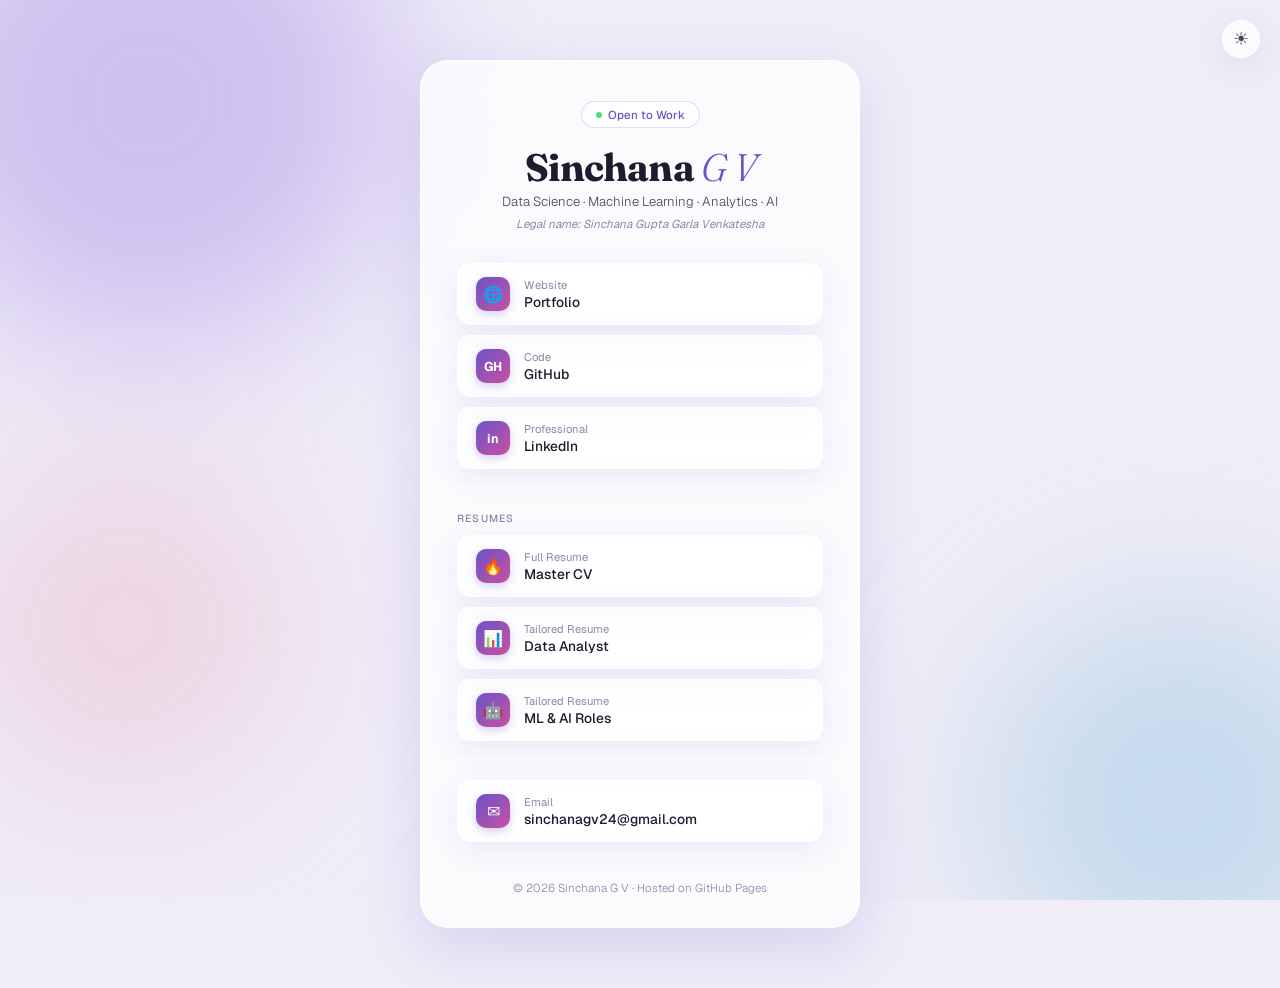
<file: links.html>
<!DOCTYPE html>
<html lang="en" data-theme="light">
<head>
  <meta charset="UTF-8">
  <meta name="viewport" content="width=device-width, initial-scale=1.0">
  <title>Sinchana G V | Links</title>
  <link rel="preconnect" href="https://fonts.googleapis.com" />
  <link rel="preconnect" href="https://fonts.gstatic.com" crossorigin />
  <link href="https://fonts.googleapis.com/css2?family=Fraunces:ital,opsz,wght@0,9..144,300;0,9..144,500;0,9..144,700;1,9..144,300&family=Geist:wght@300;400;500&display=swap" rel="stylesheet" />
  <style>
    :root {
      --bg:        #F0EDF8;
      --orb1:      rgba(178,157,235,0.55);
      --orb2:      rgba(147,197,221,0.45);
      --orb3:      rgba(235,179,200,0.4);
      --glass:     rgba(255,255,255,0.55);
      --glass-b:   rgba(255,255,255,0.75);
      --glass-bdr: rgba(255,255,255,0.8);
      --text:      #1E1B2E;
      --text-2:    #4A4560;
      --muted:     #8B87A8;
      --accent:    #6B52C8;
      --accent-2:  #C852A0;
      --pill-bg:   rgba(255,255,255,0.6);
      --pill-bdr:  rgba(107,82,200,0.2);
      --shadow:    0 8px 32px rgba(107,82,200,0.12);
      --shadow-lg: 0 20px 60px rgba(107,82,200,0.18);
    }
    [data-theme="dark"] {
      --bg:        #0F0D1A;
      --orb1:      rgba(100,70,180,0.4);
      --orb2:      rgba(40,110,160,0.35);
      --orb3:      rgba(160,50,120,0.3);
      --glass:     rgba(255,255,255,0.05);
      --glass-b:   rgba(255,255,255,0.08);
      --glass-bdr: rgba(255,255,255,0.12);
      --text:      #EDE9FF;
      --text-2:    #B8B0D8;
      --muted:     #6B6590;
      --accent:    #9D82F0;
      --accent-2:  #F07EC0;
      --pill-bg:   rgba(255,255,255,0.06);
      --pill-bdr:  rgba(157,130,240,0.25);
      --shadow:    0 8px 32px rgba(0,0,0,0.4);
      --shadow-lg: 0 20px 60px rgba(0,0,0,0.5);
    }

    *, *::before, *::after { box-sizing: border-box; margin: 0; padding: 0; }
    body {
      font-family: 'Geist', sans-serif;
      background: var(--bg);
      color: var(--text);
      min-height: 100vh;
      display: flex; flex-direction: column;
      align-items: center; justify-content: center;
      padding: 60px 24px;
      transition: background 0.4s, color 0.3s;
      overflow-x: hidden;
    }
    a { text-decoration: none; color: inherit; }

    /* ORBS */
    .orbs { position: fixed; inset: 0; pointer-events: none; z-index: 0; overflow: hidden; }
    .orb { position: absolute; border-radius: 50%; filter: blur(80px); animation: drift 18s ease-in-out infinite; }
    .orb-1 { width: 500px; height: 500px; background: var(--orb1); top: -150px; left: -100px; animation-delay: 0s; }
    .orb-2 { width: 400px; height: 400px; background: var(--orb2); bottom: -100px; right: -100px; animation-delay: -6s; }
    .orb-3 { width: 350px; height: 350px; background: var(--orb3); top: 50%; left: -50px; animation-delay: -12s; }
    @keyframes drift {
      0%,100% { transform: translate(0,0) scale(1); }
      33%      { transform: translate(30px,-40px) scale(1.05); }
      66%      { transform: translate(-20px,25px) scale(0.97); }
    }

    /* THEME TOGGLE */
    .theme-toggle {
      position: fixed; top: 20px; right: 20px; z-index: 200;
      width: 38px; height: 38px; border-radius: 50%;
      background: var(--glass-b); border: 1px solid var(--glass-bdr);
      backdrop-filter: blur(12px); -webkit-backdrop-filter: blur(12px);
      cursor: pointer; display: flex; align-items: center; justify-content: center;
      font-size: 1.1rem; color: var(--text-2);
      transition: background 0.2s; box-shadow: var(--shadow);
    }
    .theme-toggle:hover { background: var(--glass); }

    /* CARD */
    .card {
      position: relative; z-index: 1;
      width: 100%; max-width: 440px;
      background: var(--glass-b);
      backdrop-filter: blur(24px); -webkit-backdrop-filter: blur(24px);
      border: 1px solid var(--glass-bdr);
      border-radius: 28px;
      padding: 40px 36px 32px;
      box-shadow: var(--shadow-lg);
      display: flex; flex-direction: column; align-items: center;
    }

    /* STATUS PILL */
    .status-pill {
      display: inline-flex; align-items: center; gap: 6px;
      font-size: 0.72rem; font-weight: 500; color: var(--accent);
      background: var(--pill-bg); border: 1px solid var(--pill-bdr);
      padding: 5px 14px; border-radius: 999px;
      margin-bottom: 20px; backdrop-filter: blur(8px);
    }
    .pulse {
      width: 6px; height: 6px; border-radius: 50%; background: #4ADE80;
      animation: sonar 2s ease-out infinite;
    }
    @keyframes sonar {
      0%  { box-shadow: 0 0 0 0 rgba(74,222,128,0.6); }
      70% { box-shadow: 0 0 0 7px rgba(74,222,128,0); }
      100%{ box-shadow: 0 0 0 0 rgba(74,222,128,0); }
    }

    /* HEADER */
    h1 {
      font-family: 'Fraunces', serif;
      font-size: 2.4rem; font-weight: 700;
      line-height: 1; letter-spacing: -0.02em; margin-bottom: 6px;
    }
    h1 em { font-style: italic; font-weight: 300; color: var(--accent); }
    .tagline { font-size: 0.82rem; font-weight: 300; color: var(--text-2); margin-bottom: 4px; text-align: center; line-height: 1.5; }
    .legal { font-size: 0.72rem; color: var(--muted); margin-bottom: 32px; font-style: italic; }

    /* DIVIDER */
    .divider { width: 100%; height: 1px; background: var(--glass-bdr); margin: 8px 0 20px; }
    .group-label {
      font-size: 0.65rem; font-weight: 500; color: var(--muted);
      text-transform: uppercase; letter-spacing: 0.12em;
      align-self: flex-start; margin-bottom: 10px; margin-top: 4px;
    }

    /* LINK BUTTONS */
    .link-btn {
      display: flex; align-items: center; gap: 14px;
      width: 100%; padding: 13px 18px; border-radius: 14px; margin-bottom: 10px;
      background: var(--glass); border: 1px solid var(--glass-bdr);
      backdrop-filter: blur(10px); -webkit-backdrop-filter: blur(10px);
      font-size: 0.88rem; font-weight: 500; color: var(--text);
      transition: transform 0.2s, box-shadow 0.2s, background 0.2s;
      box-shadow: var(--shadow);
    }
    .link-btn:hover { transform: translateY(-2px); box-shadow: var(--shadow-lg); background: var(--glass-b); }
    .btn-icon {
      width: 34px; height: 34px; border-radius: 10px; flex-shrink: 0;
      background: linear-gradient(135deg, var(--accent), var(--accent-2));
      display: flex; align-items: center; justify-content: center;
      font-size: 1rem; color: #fff;
      box-shadow: 0 3px 10px rgba(107,82,200,0.3);
    }
    .btn-text { display: flex; flex-direction: column; gap: 1px; }
    .btn-label { font-size: 0.7rem; color: var(--muted); font-weight: 400; }
    .btn-title { font-size: 0.86rem; font-weight: 500; color: var(--text); }
    .resume-group { width: 100%; }

    /* FOOTER */
    .footer { margin-top: 28px; font-size: 0.72rem; color: var(--muted); font-weight: 300; text-align: center; }
  </style>
</head>
<body>

<div class="orbs">
  <div class="orb orb-1"></div>
  <div class="orb orb-2"></div>
  <div class="orb orb-3"></div>
</div>

<button class="theme-toggle" onclick="toggleTheme()" id="themeBtn">☀</button>

<div class="card">
  <div class="status-pill"><span class="pulse"></span>Open to Work</div>

  <h1>Sinchana <em>G V</em></h1>
  <p class="tagline">Data Science · Machine Learning · Analytics · AI</p>
  <p class="legal">Legal name: Sinchana Gupta Garla Venkatesha</p>

  <a href="https://sinchanagv24.github.io" class="link-btn">
    <div class="btn-icon">🌐</div>
    <div class="btn-text"><span class="btn-label">Website</span><span class="btn-title">Portfolio</span></div>
  </a>
  <a href="https://github.com/sinchanagv24" target="_blank" class="link-btn">
    <div class="btn-icon" style="font-size:0.8rem;font-weight:700;">GH</div>
    <div class="btn-text"><span class="btn-label">Code</span><span class="btn-title">GitHub</span></div>
  </a>
  <a href="https://www.linkedin.com/in/sinchanagv/" target="_blank" class="link-btn">
    <div class="btn-icon" style="font-size:0.78rem;font-weight:700;">in</div>
    <div class="btn-text"><span class="btn-label">Professional</span><span class="btn-title">LinkedIn</span></div>
  </a>

  <div class="divider"></div>
  <div class="group-label">Resumes</div>

  <div class="resume-group">
    <a href="https://drive.google.com/file/d/10UskaZcPYVKGHwvCNQ_ndmOAbxJNDAQP/view?usp=drive_link" target="_blank" class="link-btn">
      <div class="btn-icon">🔥</div>
      <div class="btn-text"><span class="btn-label">Full Resume</span><span class="btn-title">Master CV</span></div>
    </a>
    <a href="https://drive.google.com/file/d/1W0I8xhKqS9yBCbYuOHPynl81aXnf35k-/view?usp=share_link" target="_blank" class="link-btn">
      <div class="btn-icon">📊</div>
      <div class="btn-text"><span class="btn-label">Tailored Resume</span><span class="btn-title">Data Analyst</span></div>
    </a>
    <a href="https://drive.google.com/file/d/1KYTUI9DYXl5CZD31mtk1OSKxAk4JerSU/view?usp=share_link" target="_blank" class="link-btn">
      <div class="btn-icon">🤖</div>
      <div class="btn-text"><span class="btn-label">Tailored Resume</span><span class="btn-title">ML &amp; AI Roles</span></div>
    </a>
  </div>

  <div class="divider"></div>

  <a href="mailto:sinchanagv24@gmail.com" class="link-btn">
    <div class="btn-icon">✉</div>
    <div class="btn-text"><span class="btn-label">Email</span><span class="btn-title">sinchanagv24@gmail.com</span></div>
  </a>

  <p class="footer">© 2026 Sinchana G V · Hosted on GitHub Pages</p>
</div>

<script>
  const btn = document.getElementById('themeBtn');
  function toggleTheme() {
    const dark = document.documentElement.getAttribute('data-theme') === 'dark';
    document.documentElement.setAttribute('data-theme', dark ? 'light' : 'dark');
    btn.textContent = dark ? '☀' : '☾';
  }
</script>
</body>
</html>
</file>
